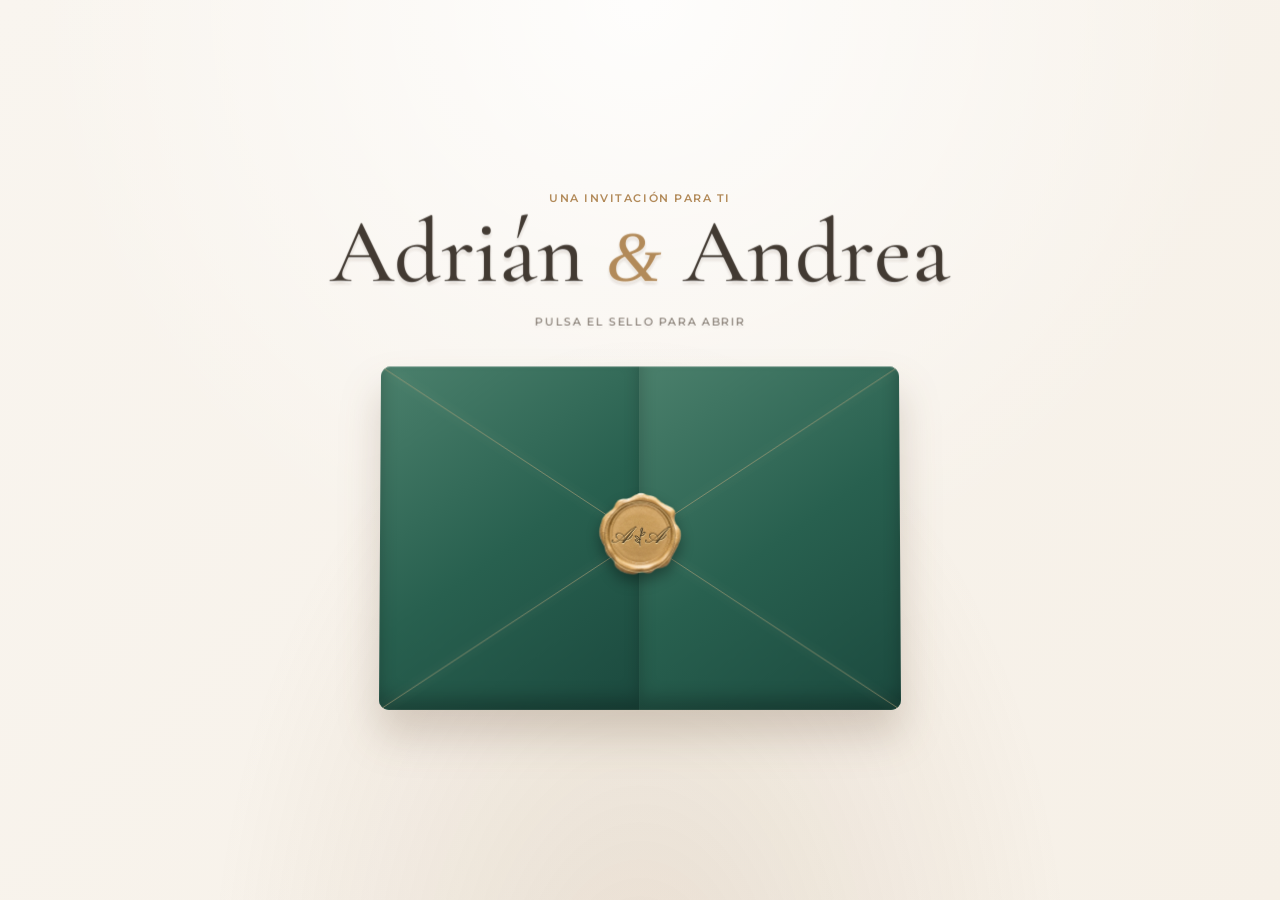
<file: index.html>
<!doctype html>
<html lang="es">
<head>
  <meta charset="utf-8">
  <meta name="viewport" content="width=device-width, initial-scale=1">
  <meta name="theme-color" content="#f6f0e7">
  <title>Adrián &amp; Andrea · 6 de marzo de 2027</title>
  <meta name="description" content="Adri&aacute;n y Andrea se casan el 6 de marzo de 2027 en Illescas.">
  <meta property="og:type" content="website">
  <meta property="og:locale" content="es_ES">
  <meta property="og:title" content="Adri&aacute;n &amp; Andrea &middot; 6 de marzo de 2027">
  <meta property="og:description" content="Nos har&iacute;a muy felices compartir este d&iacute;a contigo.">
  <meta property="og:image" content="https://adolme92.github.io/adrian-y-andrea/assets/whatsapp-sobre-adrian-andrea.jpg">
  <meta property="og:image:secure_url" content="https://adolme92.github.io/adrian-y-andrea/assets/whatsapp-sobre-adrian-andrea.jpg">
  <meta property="og:image:type" content="image/jpeg">
  <meta property="og:image:width" content="1200">
  <meta property="og:image:height" content="630">
  <meta property="og:image:alt" content="Sobre de boda de Adri&aacute;n y Andrea">
  <meta property="og:url" content="https://adolme92.github.io/adrian-y-andrea/">
  <meta property="og:site_name" content="Adri&aacute;n &amp; Andrea">
  <meta name="twitter:card" content="summary_large_image">
  <meta name="twitter:image" content="https://adolme92.github.io/adrian-y-andrea/assets/whatsapp-sobre-adrian-andrea.jpg">
  <link rel="preconnect" href="https://fonts.googleapis.com">
  <link rel="preconnect" href="https://fonts.gstatic.com" crossorigin>
  <link href="https://fonts.googleapis.com/css2?family=Cormorant+Garamond:ital,wght@0,400;0,500;0,600;0,700;1,500&family=Great+Vibes&family=Montserrat:wght@400;500;600&family=Pinyon+Script&display=swap" rel="stylesheet">
  <link rel="stylesheet" href="style.css">
</head>
<body>
  <main class="scene" id="scene">
    <header class="intro" aria-live="polite">
      <p class="eyebrow">Una invitación para ti</p>
      <h1>Adrián <span>&amp;</span> Andrea</h1>
      <p class="instruction" id="instruction">Pulsa el sello para abrir</p>
    </header>

    <!-- Carpeta de dos puertas: el sello es el control real de apertura. -->
    <div class="gatefold" id="envelope" aria-expanded="false" aria-label="Invitación de Adrián y Andrea">
      <article class="gate-card" aria-label="Invitación de boda">
        <p class="card-kicker">Nos casamos</p>
        <h2>Adrián <span>&amp;</span> Andrea</h2>
        <div class="card-rule" aria-hidden="true"></div>
        <p class="card-date">6 de marzo de 2027</p>
        <p class="card-note">Será un día muy especial<br>y nos encantará compartirlo contigo.</p>
      </article>

      <div class="gatefold-back" aria-hidden="true"></div>
      <div class="gate-door gate-door-left" aria-hidden="true">
        <svg class="gate-crease" viewBox="0 0 50 66" preserveAspectRatio="none">
          <path d="M0 0L50 33M0 66L50 33"></path>
        </svg>
      </div>
      <div class="gate-door gate-door-right" aria-hidden="true">
        <svg class="gate-crease" viewBox="0 0 50 66" preserveAspectRatio="none">
          <path d="M50 0L0 33M50 66L0 33"></path>
        </svg>
      </div>

      <button class="gate-seal" id="seal" type="button" aria-label="Romper el sello y abrir la invitación">
        <span class="seal-monogram" aria-label="A y A">
          <i>A</i>
          <svg class="seal-sprig" viewBox="0 0 24 32" aria-hidden="true">
            <path d="M12 29C10 20 13 10 16 3"></path>
            <path d="M12 20C7 20 5 17 4 14C8 14 10 16 12 20Z"></path>
            <path d="M13 14C18 14 20 11 20 8C16 8 14 10 13 14Z"></path>
            <path d="M11 25C7 25 5 23 4 20C8 20 10 22 11 25Z"></path>
            <path d="M14 9C12 6 13 3 15 1C17 4 16 7 14 9Z"></path>
          </svg>
          <i>A</i>
        </span>
      </button>
    </div>

    <button class="continue-button" id="continueButton" type="button" hidden>
      Ver invitación
    </button>
  </main>

  <!-- Contenido que aparece al terminar la apertura del sobre. -->
  <section class="details" id="details" hidden aria-hidden="true">
    <div class="details-photo-background" aria-hidden="true"></div>
    <header class="details-heading">
      <p class="section-kicker">6 de marzo de 2027</p>
      <h2>Nos har&iacute;a muy felices<br>compartir este d&iacute;a contigo</h2>
    </header>

    <section class="countdown-section" aria-label="Cuenta atr&aacute;s para la boda">
      <p class="section-kicker">Cuenta atr&aacute;s</p>
      <div class="countdown">
        <div><strong id="days">000</strong><span>d&iacute;as</span></div>
        <div><strong id="hours">00</strong><span>horas</span></div>
        <div><strong id="minutes">00</strong><span>minutos</span></div>
        <div><strong id="seconds">00</strong><span>segundos</span></div>
      </div>
    </section>

    <section class="event-section">
      <p class="section-kicker">El gran d&iacute;a</p>
      <h2>Un s&aacute;bado para recordar</h2>
      <ol class="timeline">
        <li><time>12:00</time><div><h3>Llegada de invitados</h3><p>Os recomendamos estar en el santuario con tiempo.</p></div></li>
        <li><time>12:30</time><div><h3>Ceremonia</h3><p>Santuario Nuestra Se&ntilde;ora de la Caridad, Illescas.</p></div></li>
        <li><time>14:00</time><div><h3>Recepci&oacute;n de invitados</h3><p>Os recibiremos en el Complejo Par&iacute;s.</p></div></li>
        <li><time>14:30</time><div><h3>C&oacute;ctel y banquete</h3><p>Empezamos la celebraci&oacute;n en el Complejo Par&iacute;s, Illescas.</p></div></li>
        <li><time>22:00</time><div><h3>Fin de la celebraci&oacute;n</h3><p>Nos llevamos los mejores recuerdos.</p></div></li>
      </ol>
    </section>

    <section class="locations-section">
      <p class="section-kicker">D&oacute;nde nos vemos</p>
      <div class="location-grid">
        <article class="location-card">
          <figure class="location-photo">
            <img src="assets/santuario-caridad-illescas.jpg" alt="Entrada del Santuario Nuestra Señora de la Caridad">
          </figure>
          <span class="location-number">01</span>
          <h3>Ceremonia</h3>
          <p class="place">Santuario Nuestra Se&ntilde;ora de la Caridad</p>
          <p>C. Cardenal Cisneros, 3<br>45200 Illescas, Toledo</p>
          <a href="https://www.google.com/maps/place//data=!4m2!3m1!1s0xd41f11e8f13045d:0x89c8876a5970e82?sa=X&amp;ved=1t:8290&amp;ictx=111" target="_blank" rel="noopener noreferrer">Abrir en Google Maps <span aria-hidden="true">&rarr;</span></a>
        </article>
        <article class="location-card">
          <figure class="location-photo">
            <img src="assets/complejo-paris-illescas.jpg" alt="Entrada del Complejo París">
          </figure>
          <span class="location-number">02</span>
          <h3>C&oacute;ctel y banquete</h3>
          <p class="place">Complejo Par&iacute;s</p>
          <p>Ctra. Ugena, 8<br>45200 Illescas, Toledo</p>
          <p class="location-note">Parking disponible para invitados.</p>
          <a href="https://www.google.com/maps/place//data=!4m2!3m1!1s0xd41f1187c5673e5:0x2c06077ec1d171f0?sa=X&amp;ved=1t:8290&amp;ictx=111" target="_blank" rel="noopener noreferrer">Abrir en Google Maps <span aria-hidden="true">&rarr;</span></a>
        </article>
      </div>

      <aside class="walk-map" aria-label="Ruta a pie entre el santuario y el Complejo París">
        <div class="walk-map-copy">
          <p class="walk-map-kicker">Todo muy cerca</p>
          <h3>Del Santuario al Complejo Par&iacute;s</h3>
          <p>Ambos espacios est&aacute;n separados por solo 850 metros, unos 10 minutos a pie.</p>
          <strong>850 m <span>&middot;</span> 10 min a pie</strong>
          <p class="walk-map-note">Debido a que la zona del Santuario es peatonal y el aparcamiento cercano es limitado, os recomendamos dejar el coche en el Complejo Par&iacute;s y realizar el trayecto andando.<br><br>Si alguien necesita ayuda para desplazarse, puede indic&aacute;rnoslo en el formulario de asistencia.</p>
        </div>
        <svg class="walk-map-route" viewBox="0 0 420 180" width="420" height="180" preserveAspectRatio="xMidYMid meet" role="img" aria-label="Ruta a pie entre los dos lugares">
          <path class="map-street street-one" fill="none" d="M18 28C85 46 103 84 155 82S244 33 293 54S339 133 404 146"></path>
          <path class="map-street street-two" fill="none" d="M33 153C78 111 130 128 171 143S254 159 299 118S337 60 391 34"></path>
          <path class="map-street street-three" fill="none" d="M78 8C96 64 124 75 185 107S256 111 327 162"></path>
          <path class="map-route" fill="none" d="M63 140C94 115 119 106 153 110S202 124 232 101S278 64 333 47"></path>
          <circle class="map-pin map-pin-start" cx="63" cy="140" r="10"></circle>
          <circle class="map-pin map-pin-end" cx="333" cy="47" r="10"></circle>
          <circle class="map-pin-center" cx="200" cy="117" r="4"></circle>
        </svg>
        <div class="walk-map-label walk-map-label-start"><span>01</span>Santuario</div>
        <div class="walk-map-label walk-map-label-end"><span>02</span>Complejo Par&iacute;s</div>
      </aside>
    </section>

    <section class="stay-section">
      <p class="section-kicker">Para quedaros a dormir</p>
      <h2>El Complejo Par&iacute;s dispone de habitaciones</h2>
      <p>Si quer&eacute;is reservar, contactad directamente con el complejo e indicad que es para la boda de Adri&aacute;n y Andrea.</p>
    </section>

    <section class="rsvp-section">
      <p class="section-kicker">Confirmaci&oacute;n</p>
      <h2>&iquest;Contamos contigo?</h2>
      <p>Conf&iacute;rmanos tu asistencia y cu&eacute;ntanos cualquier alergia, intolerancia o men&uacute; especial. Prometemos que nadie se quede sin postre.</p>
      <p class="rsvp-deadline">Por favor, conf&iacute;rmanoslo lo antes posible.</p>
      <div class="rsvp-actions">
        <a href="https://forms.gle/CFGc7kCzJxE1Vfrf6" target="_blank" rel="noopener noreferrer">Confirmar asistencia <span aria-hidden="true">&rarr;</span></a>
      </div>
    </section>

    <section class="album-section" aria-label="&Aacute;lbum de fotos">
      <p class="section-kicker">&Aacute;lbum de fotos</p>
      <h2>Inmortalicemos cada momento</h2>
      <p class="album-lead">Escanea el c&oacute;digo o pulsa sobre &eacute;l para subir las fotos y v&iacute;deos que hagas durante la boda. Nos har&aacute; much&iacute;sima ilusi&oacute;n verlos.</p>
      <div class="album-camera" aria-hidden="true">
        <svg viewBox="0 0 64 48" role="img">
          <path d="M12 12h10l4-6h12l4 6h10a6 6 0 0 1 6 6v20a6 6 0 0 1-6 6H12a6 6 0 0 1-6-6V18a6 6 0 0 1 6-6Z"></path>
          <circle cx="32" cy="28" r="11"></circle>
          <path d="M32 34s-6.5-3.9-6.5-8.1c0-2 1.4-3.6 3.4-3.6c1.3 0 2.5.7 3.1 1.8c.7-1.1 1.8-1.8 3.2-1.8c1.9 0 3.3 1.6 3.3 3.6C38.5 30.1 32 34 32 34Z"></path>
        </svg>
      </div>
      <a class="album-qr" href="https://event.pics/FEAFeHmXrBQZ" target="_blank" rel="noopener noreferrer">
        <img src="assets/eventpics-qr.svg" alt="C&oacute;digo QR para subir fotos al &aacute;lbum de la boda">
      </a>
      <a class="album-link" href="https://event.pics/FEAFeHmXrBQZ" target="_blank" rel="noopener noreferrer">Abrir &aacute;lbum de fotos <span aria-hidden="true">&rarr;</span></a>
    </section>

    <footer class="details-footer">Adri&aacute;n <span>&amp;</span> Andrea</footer>
  </section>

  <script src="script.js"></script>
</body>
</html>
</file>
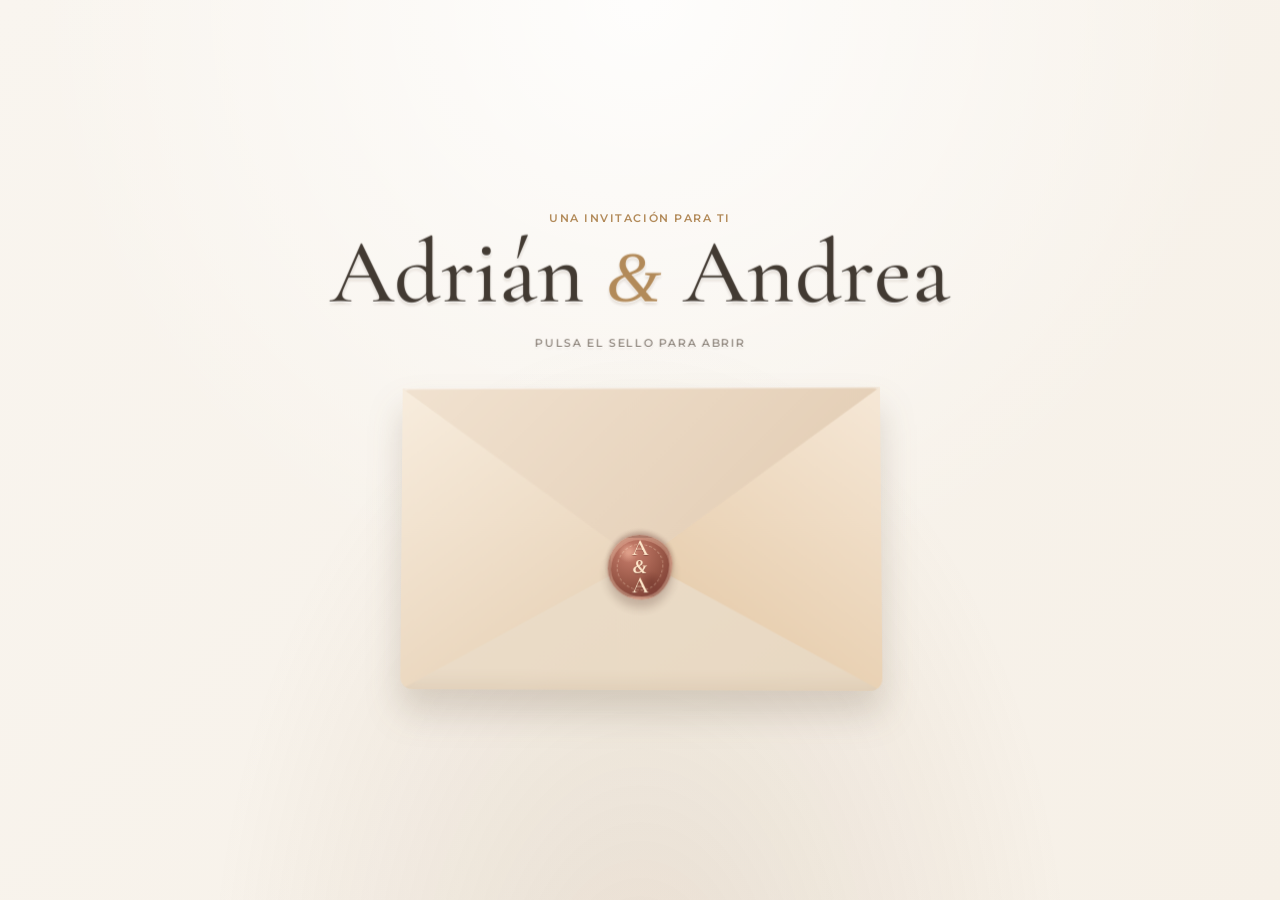
<file: assets/index.html>
<!doctype html>
<html lang="es">
<head>
  <meta charset="utf-8">
  <meta name="viewport" content="width=device-width, initial-scale=1">
  <meta name="theme-color" content="#f6f0e7">
  <title>Adrián &amp; Andrea · 6 de marzo de 2027</title>
  <link rel="preconnect" href="https://fonts.googleapis.com">
  <link rel="preconnect" href="https://fonts.gstatic.com" crossorigin>
  <link href="https://fonts.googleapis.com/css2?family=Cormorant+Garamond:ital,wght@0,400;0,500;0,600;0,700;1,500&family=Montserrat:wght@400;500;600&display=swap" rel="stylesheet">
  <link rel="stylesheet" href="style.css">
</head>
<body>
  <main class="scene" id="scene">
    <header class="intro" aria-live="polite">
      <p class="eyebrow">Una invitación para ti</p>
      <h1>Adrián <span>&amp;</span> Andrea</h1>
      <p class="instruction" id="instruction">Pulsa el sello para abrir</p>
    </header>

    <!-- El botón contiene todas las capas del sobre para que sea accesible y fácil de animar. -->
    <button class="envelope" id="envelope" type="button" aria-expanded="false" aria-label="Abrir la invitación de Adrián y Andrea">
      <!-- La tarjeta empieza detrás del frontal del sobre, por eso no se ve cerrada. -->
      <article class="invitation-card" aria-label="Invitación de boda">
        <p class="card-kicker">Nos casamos</p>
        <h2>Adrián <span>&amp;</span> Andrea</h2>
        <div class="card-rule" aria-hidden="true"></div>
        <p class="card-date">6 de marzo de 2027</p>
        <p class="card-note">Será un día muy especial<br>y nos encantará compartirlo contigo.</p>
      </article>

      <span class="envelope-back" aria-hidden="true"></span>
      <span class="envelope-front" aria-hidden="true"></span>
      <span class="envelope-flap" aria-hidden="true"></span>
      <span class="wax-seal" aria-hidden="true">A<span>&amp;</span>A</span>
    </button>

    <button class="continue-button" id="continueButton" type="button" hidden>
      Ver invitación
    </button>
  </main>

  <script src="script.js"></script>
</body>
</html>
</file>
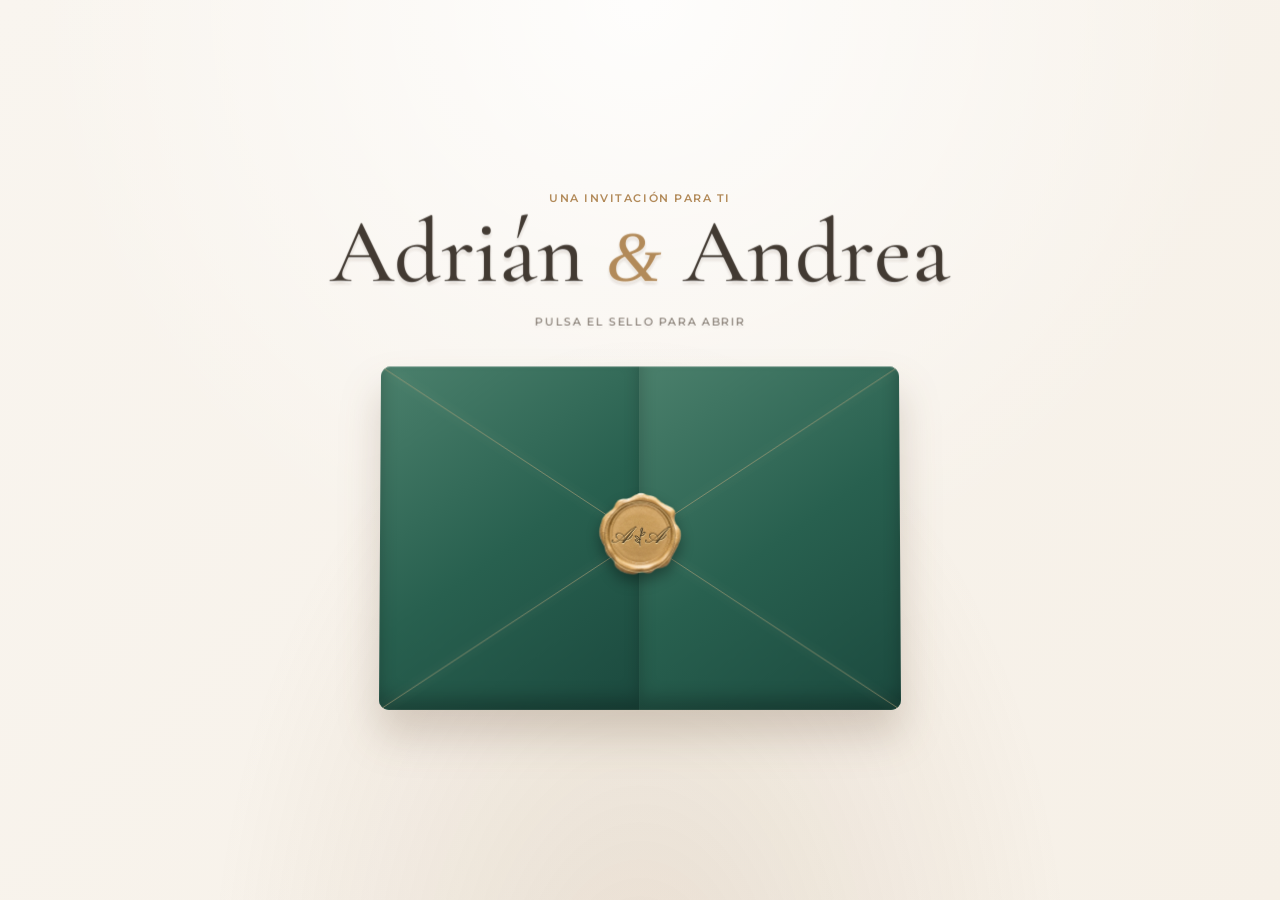
<file: invitacion/index.html>
<!doctype html>
<html lang="es">
<head>
  <meta charset="utf-8">
  <meta name="viewport" content="width=device-width, initial-scale=1">
  <title>Adri&aacute;n &amp; Andrea &middot; 6 de marzo de 2027</title>
  <meta name="description" content="Nos har&iacute;a muy felices compartir este d&iacute;a contigo.">
  <meta property="og:type" content="website">
  <meta property="og:locale" content="es_ES">
  <meta property="og:site_name" content="Adri&aacute;n &amp; Andrea">
  <meta property="og:title" content="Adri&aacute;n &amp; Andrea &middot; 6 de marzo de 2027">
  <meta property="og:description" content="Nos har&iacute;a muy felices compartir este d&iacute;a contigo.">
  <meta property="og:image" content="https://adolme92.github.io/adrian-y-andrea/assets/whatsapp-sobre-adrian-andrea.jpg">
  <meta property="og:image:secure_url" content="https://adolme92.github.io/adrian-y-andrea/assets/whatsapp-sobre-adrian-andrea.jpg">
  <meta property="og:image:type" content="image/jpeg">
  <meta property="og:image:width" content="1200">
  <meta property="og:image:height" content="630">
  <meta property="og:image:alt" content="Sobre de boda de Adri&aacute;n y Andrea">
  <meta property="og:url" content="https://adolme92.github.io/adrian-y-andrea/invitacion/">
  <meta name="twitter:card" content="summary_large_image">
  <meta name="twitter:image" content="https://adolme92.github.io/adrian-y-andrea/assets/whatsapp-sobre-adrian-andrea.jpg">
</head>
<body>
  <script>window.location.replace('../');</script>
  <p>Abriendo invitaci&oacute;n&hellip;</p>
</body>
</html>
</file>
<file: style.css>
/*
  Invitación Adrián & Andrea
  La tarjeta está por debajo de la parte frontal del sobre cuando está cerrado.
  Esto evita que se vea el texto antes de abrirlo.
*/

:root {
  --ink: #423a32;
  --muted: #7f756b;
  --paper: #fffdf8;
  --background: #f6f0e7;
  --envelope: #e8d8c2;
  --envelope-light: #f0e4d3;
  --envelope-shadow: #d6bea1;
  --gold: #b28a59;
  --seal: #965545;
}

* { box-sizing: border-box; }

html { min-height: 100%; }

body {
  min-width: 320px;
  min-height: 100vh;
  margin: 0;
  overflow-x: hidden;
  color: var(--ink);
  font-family: "Montserrat", sans-serif;
  background:
    radial-gradient(circle at 50% 0%, rgba(255, 255, 255, .85), transparent 38rem),
    linear-gradient(135deg, #f9f5ef, var(--background));
}

/* Luz ambiental para que la composición no parezca plana. */
body::before {
  position: fixed;
  z-index: -1;
  inset: 0;
  pointer-events: none;
  content: "";
  background: radial-gradient(ellipse at 50% 115%, rgba(151, 112, 72, .15), transparent 48%);
}

.scene {
  min-height: 100vh;
  display: grid;
  place-items: center;
  align-content: center;
  gap: 2.25rem;
  padding: 3rem 1.5rem;
  text-align: center;
  perspective: 1500px;
}

.intro {
  transform-style: preserve-3d;
  transition: opacity .35s ease, transform .35s ease;
}

.eyebrow,
.instruction,
.card-kicker,
.card-date {
  letter-spacing: .14em;
  text-transform: uppercase;
}

.eyebrow {
  margin: 0 0 .7rem;
  color: var(--gold);
  font-size: .68rem;
  font-weight: 600;
}

h1, h2 {
  margin: 0;
  font-family: "Cormorant Garamond", Georgia, serif;
  font-weight: 500;
}

h1 {
  font-size: clamp(3rem, 8vw, 5.6rem);
  line-height: .9;
  transform: translateZ(24px);
  text-shadow: 0 1px 0 rgba(255,255,255,.9), 0 3px 3px rgba(78, 55, 33, .15);
}

/* Una & más limpia que la variante muy caligráfica de Cormorant. */
h1 span, h2 span {
  color: var(--gold);
  font-family: Georgia, serif;
  font-size: .78em;
  font-style: italic;
  font-weight: 500;
}

.instruction {
  min-height: 1.2em;
  margin: 1.25rem 0 0;
  color: var(--muted);
  font-size: .69rem;
  font-weight: 500;
  transform: translateZ(16px);
  text-shadow: 0 1px 0 rgba(255,255,255,.8), 0 2px 3px rgba(78, 55, 33, .1);
}

/* ---------- Sobre ---------- */

.envelope {
  --width: min(82vw, 480px);
  position: relative;
  display: block;
  width: var(--width);
  height: calc(var(--width) * .63);
  margin: 0;
  padding: 0;
  border: 0;
  border-radius: 0 0 12px 12px;
  /* Cerrado, recorta la tarjeta para que no asome por debajo. */
  overflow: hidden;
  cursor: pointer;
  perspective: 1100px;
  transform-style: preserve-3d;
  background: transparent;
  filter: drop-shadow(0 22px 17px rgba(91, 67, 43, .19));
  transform: rotateX(3deg) rotateY(-2deg);
  transition: transform .75s cubic-bezier(.2, .8, .2, 1), filter .45s ease;
  -webkit-tap-highlight-color: transparent;
}

.envelope:focus-visible { outline: 3px solid var(--gold); outline-offset: 10px; }

.envelope-back,
.envelope-front,
.envelope-flap {
  position: absolute;
  inset: 0;
  display: block;
}

.envelope-back {
  z-index: 1;
  overflow: hidden;
  border-radius: 8px 8px 12px 12px;
  background: linear-gradient(145deg, #f3e7d7, var(--envelope));
  box-shadow: inset 0 2px 1px rgba(255,255,255,.72), inset 0 -9px 18px rgba(137, 96, 56, .08);
  transform: translateZ(-2px);
}

/* Tarjeta: se oculta detrás de los pliegues frontales. */
.invitation-card {
  position: absolute;
  z-index: 2;
  left: 7%;
  bottom: 6%;
  display: grid;
  place-items: center;
  width: 86%;
  height: 87%;
  padding: 1.4rem 1rem;
  overflow: hidden;
  border: 1px solid rgba(178, 138, 89, .36);
  border-radius: 3px;
  background: var(--paper);
  box-shadow: 0 8px 15px rgba(83, 59, 36, .16), inset 0 1px 0 rgba(255,255,255,.9);
  /* La parte restante queda dentro del sobre hasta el primer clic. */
  transform: translateY(40%) translateZ(10px);
  transition: transform 1.05s cubic-bezier(.2, .8, .2, 1), box-shadow 1s ease;
}

.invitation-card::before,
.invitation-card::after {
  position: absolute;
  width: 115px;
  height: 115px;
  border: 1px solid rgba(178, 138, 89, .15);
  border-radius: 50%;
  content: "";
}

.invitation-card::before { top: -85px; left: -77px; }
.invitation-card::after { right: -77px; bottom: -85px; }

.card-kicker { margin: 0; color: var(--gold); font-family: "Montserrat", sans-serif; font-size: .53rem; font-weight: 600; text-shadow: 0 1px 0 rgba(255,255,255,.9), 0 1px 2px rgba(105, 76, 43, .14); }
.invitation-card h2 { font-size: clamp(1.8rem, 5vw, 2.6rem); line-height: .9; text-shadow: 0 1px 0 white, 0 2px 2px rgba(74, 48, 26, .16); }
.card-rule { width: 42px; height: 1px; background: var(--gold); }
.card-date { margin: 0; font-family: "Montserrat", sans-serif; font-size: .54rem; color: var(--ink); font-weight: 600; text-shadow: 0 1px 0 white, 0 1px 2px rgba(74, 48, 26, .12); }
.card-note { margin: 0; color: var(--muted); font-family: "Cormorant Garamond", Georgia, serif; font-size: .9rem; line-height: 1.1; text-shadow: 0 1px 0 white, 0 1px 2px rgba(74, 48, 26, .12); }

/*
  La parte frontal es una pieza completa: los dos pliegues son decorativos.
  Así la tarjeta aparece rectangular al salir, sin el triángulo blanco central.
*/
.envelope-front {
  z-index: 4;
  overflow: hidden;
  border-radius: 0 0 12px 12px;
  background: linear-gradient(145deg, #eddfcc, var(--envelope));
  box-shadow: inset 0 2px 1px rgba(255,255,255,.55), inset 0 -8px 15px rgba(128, 88, 51, .08);
  transform: translateZ(3px);
}

.envelope-front::before,
.envelope-front::after {
  position: absolute;
  inset: 0;
  content: "";
}

.envelope-front::before {
  background: linear-gradient(145deg, #f8edde 0%, #ead6bd 54%, #d6b993 100%);
  clip-path: polygon(0 0, 50% 57%, 0 100%);
}

.envelope-front::after {
  background: linear-gradient(215deg, #f6e8d7 0%, #e8cfb0 54%, #d2b38d 100%);
  clip-path: polygon(100% 0, 50% 57%, 100% 100%);
}

.envelope-flap {
  z-index: 5;
  height: 58%;
  transform-origin: top center;
  transform: translateZ(5px) rotateX(0deg);
  border-radius: 8px 8px 0 0;
  background: linear-gradient(135deg, #f1e2d0, #e1cab0);
  box-shadow: inset 0 2px 1px rgba(255,255,255,.5), 0 5px 7px rgba(123, 82, 44, .08);
  clip-path: polygon(0 0, 100% 0, 50% 100%);
  transition: transform .75s cubic-bezier(.2, .8, .2, 1), z-index 0s linear .75s;
  backface-visibility: hidden;
}

.wax-seal {
  position: absolute;
  z-index: 6;
  left: 50%;
  top: 50%;
  display: grid;
  place-items: center;
  width: clamp(48px, 12vw, 64px);
  aspect-ratio: 1;
  border: 3px solid rgba(255, 231, 202, .32);
  border-radius: 49% 51% 47% 53% / 52% 44% 56% 48%;
  color: #ffe8cb;
  font-family: "Cormorant Garamond", Georgia, serif;
  font-size: clamp(1.1rem, 3vw, 1.45rem);
  font-weight: 600;
  line-height: .64;
  text-shadow: 0 1px 0 rgba(79, 30, 25, .4);
  background: radial-gradient(circle at 30% 25%, rgba(255, 205, 178, .42) 0 3%, transparent 17%), radial-gradient(circle at 68% 77%, rgba(86, 31, 27, .25) 0 4%, transparent 20%), radial-gradient(circle at 35% 24%, #ca806e, var(--seal) 57%, #74362f);
  box-shadow: 0 8px 10px rgba(73, 39, 30, .24), 0 2px 0 rgba(255, 211, 186, .32) inset, 0 -3px 4px rgba(78, 28, 24, .28);
  transform: translate(-50%, -5%) translateZ(12px);
  transition: opacity .25s ease, transform .45s cubic-bezier(.2, .8, .2, 1);
}

.wax-seal::before { position: absolute; inset: 6px; border: 1px dashed rgba(255, 229, 201, .38); border-radius: inherit; content: ""; }
.wax-seal span { position: relative; z-index: 1; display: block; font-family: Georgia, serif; font-size: .8em; font-style: italic; line-height: .56; }

/* ---------- Estado abierto ---------- */

.envelope.is-open { cursor: default; overflow: visible; }
.envelope.is-open .wax-seal {
  /* El lacre sigue presente: parece roto/desplazado, no desaparecido. */
  opacity: .88;
  transform: translate(-50%, -5%) translateZ(12px) scale(.78) rotate(-12deg);
  pointer-events: none;
}

/* La solapa se retira con discrecion para no competir con la carta. */
.envelope.is-open .envelope-flap {
  z-index: 1;
  height: 60%;
  opacity: .72;
  /* Solapa doblada hacia atras, visible a ambos lados de la carta. */
  clip-path: polygon(0 100%, 100% 100%, 50% 0);
  transform: translateY(-48%) translateZ(-2px);
  box-shadow: inset 0 -2px 1px rgba(255,255,255,.5), 0 -5px 9px rgba(123, 82, 44, .12);
}
.envelope.is-open .invitation-card {
  /* Solo asoma: la parte inferior continua dentro del sobre. */
  transform: translateY(-74%) translateZ(10px) scale(.88);
  transform-origin: bottom center;
  box-shadow: 0 20px 28px rgba(83, 59, 36, .2);
}

/* Al abrir, los nombres de portada dejan espacio a la invitación. */
.scene.is-opening .intro {
  opacity: 0;
  transform: translateY(-18px);
  pointer-events: none;
}

.scene.is-opening .envelope {
  transform: translateY(clamp(.5rem, 2vh, 1.25rem)) rotateX(1deg) rotateY(0deg);
}

.continue-button {
  padding: .9rem 1.35rem;
  border: 1px solid var(--gold);
  border-radius: 999px;
  color: var(--ink);
  font: 600 .66rem/1 "Montserrat", sans-serif;
  letter-spacing: .12em;
  text-transform: uppercase;
  cursor: pointer;
  background: rgba(255, 253, 248, .7);
  transition: color .2s ease, background .2s ease, transform .2s ease;
}

.continue-button:hover { color: white; background: var(--gold); transform: translateY(-2px); }
.continue-button:focus-visible { outline: 3px solid var(--gold); outline-offset: 4px; }

/* Al pulsar el botón final se puede volver a cerrar para repetir la animación. */
.scene.show-card .intro { opacity: 0; transform: translateY(-12px); pointer-events: none; }
.scene.show-card { gap: .4rem; }
.scene.show-card .envelope { transform: translateY(clamp(.5rem, 2vh, 1.25rem)) rotateX(1deg) scale(1.02); }

@media (hover: hover) {
  .envelope:hover {
    filter: drop-shadow(0 30px 22px rgba(91, 67, 43, .25));
    transform: translateY(-7px) rotateX(5deg) rotateY(-4deg);
  }

  .scene.is-opening .envelope:hover {
    transform: translateY(calc(clamp(.5rem, 2vh, 1.25rem) - 4px)) rotateX(2deg) rotateY(-1deg);
  }
}

@media (max-width: 520px) {
  .scene { gap: 1.8rem; padding: 2.4rem 1rem; }
  .instruction { margin-top: 1rem; }
  .invitation-card { padding: 1rem .6rem; }
  .card-note { font-size: .75rem; }
}

@media (prefers-reduced-motion: reduce) {
  *, *::before, *::after { scroll-behavior: auto !important; transition-duration: .01ms !important; animation-duration: .01ms !important; }
}

/* ---------- Invitación completa ---------- */

.details {
  --details-photo: url("assets/foto-prueba-mirada.jpeg");
  --details-photo-position: center 40%;
  position: relative;
  isolation: isolate;
  width: min(100%, 980px);
  margin: 0 auto;
  padding: 4.5rem 1.5rem 2rem;
  color: #fffdf8;
  text-align: center;
  animation: details-in .7s ease both;
}

.details[hidden] { display: none; }

.details-photo-background {
  position: sticky;
  z-index: 0;
  top: 0;
  width: 100vw;
  height: 100svh;
  margin: 0 calc(50% - 50vw) -100svh;
  background-image:
    linear-gradient(to bottom, rgba(18, 30, 26, .56), rgba(18, 30, 26, .33) 34%, rgba(18, 30, 26, .72)),
    var(--details-photo);
  background-position: center, var(--details-photo-position);
  background-repeat: no-repeat;
  background-size: cover;
}

.details > :not(.details-photo-background) {
  position: relative;
  z-index: 1;
}

.details-heading,
.countdown-section,
.event-section,
.locations-section,
.stay-section,
.album-section,
.rsvp-section {
  margin: 0 auto;
  padding: clamp(3rem, 8vw, 6rem) 0;
}

.section-kicker {
  margin: 0 0 .9rem;
  color: #f2ddbd;
  font: 600 .65rem/1 "Montserrat", sans-serif;
  letter-spacing: .17em;
  text-transform: uppercase;
  text-shadow: 0 2px 6px rgba(0,0,0,.55);
}

.details h2 {
  font: 500 clamp(2.35rem, 7vw, 4.3rem)/.92 "Cormorant Garamond", Georgia, serif;
  text-shadow: 0 2px 10px rgba(0,0,0,.62);
}

.countdown-section {
  border-top: 1px solid rgba(255, 253, 248, .42);
  border-bottom: 1px solid rgba(255, 253, 248, .42);
}

.countdown {
  display: grid;
  grid-template-columns: repeat(4, 1fr);
  gap: .75rem;
  max-width: 720px;
  margin: 2.1rem auto 0;
}

.countdown div {
  padding: .5rem;
  border-right: 1px solid rgba(255, 253, 248, .35);
}

.countdown div:last-child { border-right: 0; }
.countdown strong { display: block; font: 500 clamp(2rem, 8vw, 4.4rem)/1 "Cormorant Garamond", Georgia, serif; text-shadow: 0 2px 8px rgba(0, 0, 0, .55); }
.countdown span { display: block; margin-top: .4rem; color: rgba(255,253,248,.82); font: 600 .58rem/1 "Montserrat", sans-serif; letter-spacing: .12em; text-transform: uppercase; }

.timeline {
  position: relative;
  max-width: 660px;
  margin: 2.6rem auto 0;
  padding: 0;
  text-align: left;
  list-style: none;
}

.timeline::before {
  position: absolute;
  top: 1.45rem;
  bottom: 1.45rem;
  left: 5.25rem;
  width: 1px;
  background: rgba(255,253,248,.48);
  content: "";
}

.timeline li {
  position: relative;
  display: grid;
  grid-template-columns: 4.2rem 1fr;
  gap: 2rem;
  padding: 0 0 2.4rem;
}

.timeline li:last-child { padding-bottom: 0; }
.timeline time { position: relative; z-index: 1; color: #f2ddbd; font: 600 .78rem/1 "Montserrat", sans-serif; letter-spacing: .08em; padding-top: .36rem; text-shadow: 0 2px 6px rgba(0,0,0,.55); }
.timeline time::after { position: absolute; top: .3rem; right: -1.44rem; width: .68rem; height: .68rem; border: 3px solid rgba(20, 34, 29, .85); border-radius: 50%; background: #f2ddbd; box-shadow: 0 2px 5px rgba(0, 0, 0, .38); content: ""; }
.timeline h3, .location-card h3 { margin: 0 0 .35rem; font: 500 clamp(1.6rem, 4vw, 2rem)/1 "Cormorant Garamond", Georgia, serif; }
.timeline p, .location-card p, .stay-section > p, .rsvp-section > p { margin: 0; color: rgba(255,253,248,.88); font: 400 1rem/1.55 "Cormorant Garamond", Georgia, serif; text-shadow: 0 2px 8px rgba(0,0,0,.55); }

.locations-section { max-width: 900px; }
.location-grid { display: grid; grid-template-columns: repeat(2, 1fr); gap: 1.25rem; margin-top: 2.2rem; }
.location-card {
  position: relative;
  overflow: hidden;
  min-height: 250px;
  padding: 2rem;
  border: 1px solid rgba(255,253,248,.38);
  border-radius: 5px;
  background: rgba(20, 34, 29, .42);
  box-shadow: 0 12px 24px rgba(0, 0, 0, .22), inset 0 1px 0 rgba(255,255,255,.22);
  text-align: left;
  transform: translateZ(8px);
  display: flex;
  flex-direction: column;
}

.location-photo {
  position: relative;
  width: calc(100% + 4rem);
  height: 118px;
  max-height: 118px;
  flex: 0 0 118px;
  margin: -2rem -2rem 1.45rem;
  overflow: hidden;
  border-bottom: 1px solid rgba(255,253,248,.26);
  background: #1d4036;
}

.location-photo::after {
  position: absolute;
  inset: 0;
  content: "";
  background: linear-gradient(to bottom, rgba(20,34,29,.12), rgba(20,34,29,.48));
}

.location-photo img {
  display: block;
  width: 100%;
  height: 100%;
  object-fit: cover;
  object-position: center;
  filter: saturate(.76) contrast(.93);
  transform: scale(1.03);
}

.location-card::after { position: absolute; right: -2.5rem; bottom: -2.5rem; width: 9rem; height: 9rem; border: 1px solid rgba(178, 138, 89, .18); border-radius: 50%; content: ""; }
.location-number { display: block; margin-bottom: 2.2rem; color: var(--gold); font: 600 .62rem/1 "Montserrat", sans-serif; letter-spacing: .15em; }
.location-card .place { margin-bottom: .8rem; color: #fffdf8; font-size: 1.25rem; }
.location-note { display: block; margin: 1rem 0 0 !important; color: #f2ddbd !important; font: 400 .78rem/1.42 "Cormorant Garamond", Georgia, serif !important; text-shadow: 0 2px 8px rgba(0,0,0,.55); }
.location-note strong { display: block; margin-bottom: .45rem; color: #f2ddbd; font: 600 .61rem/1 "Montserrat", sans-serif; letter-spacing: .1em; text-transform: uppercase; }
.location-note span { color: rgba(255,253,248,.88); }
.location-card a { position: relative; z-index: 1; align-self: flex-start; margin-top: auto; padding-top: 1.7rem; color: #f2ddbd; font: 600 .62rem/1 "Montserrat", sans-serif; letter-spacing: .1em; text-decoration: none; text-transform: uppercase; }
.location-card a span { padding-left: .25rem; font-size: 1rem; }

.walk-map {
  position: relative;
  display: grid;
  grid-template-columns: minmax(0, .8fr) minmax(300px, 1.2fr);
  align-items: center;
  gap: 1.5rem;
  margin-top: 1.25rem;
  padding: 1.6rem 1.7rem;
  overflow: hidden;
  border: 1px solid rgba(255,253,248,.35);
  border-radius: 5px;
  background: rgba(20,34,29,.4);
  box-shadow: 0 12px 24px rgba(0,0,0,.2), inset 0 1px 0 rgba(255,255,255,.18);
  text-align: left;
}

.walk-map::before {
  position: absolute;
  right: -6rem;
  top: -6rem;
  width: 14rem;
  height: 14rem;
  border: 1px solid rgba(178,138,89,.18);
  border-radius: 50%;
  content: "";
}

.walk-map-copy { position: relative; z-index: 1; }
.walk-map-kicker { margin: 0 0 .55rem; color: #f2ddbd; font: 600 .6rem/1 "Montserrat", sans-serif; letter-spacing: .14em; text-transform: uppercase; }
.walk-map h3 { margin: 0; color: #fffdf8; font: 500 clamp(1.65rem, 4vw, 2.05rem)/1 "Cormorant Garamond", Georgia, serif; text-shadow: 0 2px 8px rgba(0,0,0,.45); }
.walk-map-copy > p:not(.walk-map-kicker) { margin: .7rem 0 1rem; color: rgba(255,253,248,.84); font: 400 1rem/1.35 "Cormorant Garamond", Georgia, serif; }
.walk-map strong { color: #f2ddbd; font: 600 .65rem/1 "Montserrat", sans-serif; letter-spacing: .1em; text-transform: uppercase; }
.walk-map strong span { padding: 0 .25rem; }
.walk-map-copy .walk-map-note { margin: 1.1rem 0 0; color: rgba(255,253,248,.86); font: 400 .88rem/1.38 "Cormorant Garamond", Georgia, serif; }

.walk-map-route { position: relative; z-index: 1; display: block; width: 100%; height: auto; aspect-ratio: 420 / 180; overflow: visible; }
.map-street { fill: none; stroke: rgba(255,253,248,.22); stroke-linecap: round; stroke-width: 2; }
.street-two { stroke-width: 1.25; }
.street-three { stroke: rgba(178,138,89,.32); stroke-width: 1.25; }
.map-route { fill: none; stroke: #f2ddbd; stroke-dasharray: 1 8; stroke-linecap: round; stroke-width: 5; filter: drop-shadow(0 1px 3px rgba(0,0,0,.42)); }
.map-pin { fill: #f2ddbd; stroke: #1d4036; stroke-width: 4; filter: drop-shadow(0 2px 4px rgba(0,0,0,.42)); }
.map-pin-end { fill: var(--gold); }
.map-pin-center { fill: #fffdf8; }

.walk-map-label { position: absolute; z-index: 2; color: rgba(255,253,248,.9); font: 600 .52rem/1 "Montserrat", sans-serif; letter-spacing: .06em; text-transform: uppercase; text-shadow: 0 1px 4px rgba(0,0,0,.8); }
.walk-map-label span { display: inline-grid; width: 1.15rem; height: 1.15rem; margin-right: .35rem; place-items: center; border: 1px solid rgba(242,221,189,.72); border-radius: 50%; color: #f2ddbd; font-size: .48rem; }
.walk-map-label-start { right: 51%; bottom: 1.35rem; }
.walk-map-label-end { right: 5%; top: 1.4rem; }

.stay-section, .rsvp-section { max-width: 740px; }
.stay-section { border-top: 1px solid rgba(255,253,248,.42); }
.stay-section > p, .rsvp-section > p { max-width: 550px; margin: 1.4rem auto 0; font-size: 1.25rem; }

.rsvp-section { border-top: 1px solid rgba(255,253,248,.42); }
.rsvp-section .rsvp-deadline { margin-top: 1rem; color: #f2ddbd; font: 600 .63rem/1.4 "Montserrat", sans-serif; letter-spacing: .09em; text-transform: uppercase; }
.rsvp-actions { display: flex; flex-wrap: wrap; justify-content: center; gap: .8rem; margin-top: 2rem; }
.rsvp-actions a { padding: 1rem 1.35rem; border: 1px solid #f2ddbd; border-radius: 999px; color: #fffdf8; font: 600 .69rem/1 "Montserrat", sans-serif; letter-spacing: .12em; text-decoration: none; transition: background .2s ease, color .2s ease, transform .2s ease; }
.rsvp-actions a:hover { color: #2f4e41; background: #f2ddbd; transform: translateY(-2px); }

.album-section {
  max-width: 650px;
  border-top: 1px solid rgba(255,253,248,.42);
}

.album-lead {
  max-width: 560px;
  margin: 1.35rem auto 1.5rem;
  color: rgba(255,253,248,.9);
  font: 400 1.22rem/1.45 "Cormorant Garamond", Georgia, serif;
  text-shadow: 0 2px 8px rgba(0,0,0,.55);
}

.album-camera {
  width: 58px;
  margin: 0 auto 1.25rem;
  color: #f2ddbd;
  filter: drop-shadow(0 2px 5px rgba(0,0,0,.45));
}

.album-camera svg {
  display: block;
  width: 100%;
  height: auto;
  fill: none;
  stroke: currentColor;
  stroke-linecap: round;
  stroke-linejoin: round;
  stroke-width: 2;
}

.album-qr {
  display: flex;
  width: fit-content;
  margin: 0 auto;
  padding: .9rem;
  border: 1px solid rgba(242,221,189,.9);
  border-radius: 1.25rem;
  background: rgba(250,246,238,.9);
  box-shadow: 0 15px 30px rgba(0,0,0,.22), inset 0 0 0 5px rgba(37,78,65,.12);
  backdrop-filter: blur(5px);
  transition: transform .2s ease, box-shadow .2s ease;
}

.album-qr:hover { transform: translateY(-3px) rotate(-1deg); box-shadow: 0 20px 34px rgba(0,0,0,.28), inset 0 0 0 5px rgba(37,78,65,.15); }
.album-qr img { display: block; width: min(52vw, 210px); height: auto; mix-blend-mode: multiply; }

.album-link {
  display: block;
  width: fit-content;
  margin: 1.4rem auto 0;
  padding: .92rem 1.15rem;
  border: 1px solid #f2ddbd;
  border-radius: 999px;
  color: #fffdf8;
  font: 600 .67rem/1 "Montserrat", sans-serif;
  letter-spacing: .12em;
  text-decoration: none;
  text-transform: uppercase;
  transition: background-color .2s ease, color .2s ease, transform .2s ease;
}

.album-link span { padding-left: .25rem; font-size: 1rem; }
.album-link:hover { background: #f2ddbd; color: #263328; transform: translateY(-2px); }

.details-footer { padding: 2rem 0 1rem; color: #fffdf8; font: 500 clamp(2.4rem, 7vw, 4rem)/1 "Cormorant Garamond", Georgia, serif; text-shadow: 0 2px 10px rgba(0,0,0,.58); }
.details-footer span { color: #f2ddbd; font-family: Georgia, serif; font-size: .75em; font-style: italic; }

@keyframes details-in { from { opacity: 0; transform: translateY(24px); } to { opacity: 1; transform: translateY(0); } }

@media (max-width: 600px) {
  .details { padding-inline: 1.15rem; }
  .countdown { gap: 0; }
  .countdown strong { font-size: 2.25rem; }
  .countdown span { font-size: .46rem; letter-spacing: .06em; }
  .timeline::before { left: 4.35rem; }
  .timeline li { grid-template-columns: 3.3rem 1fr; gap: 1.5rem; }
  .timeline time::after { right: -1.2rem; }
  .location-grid { grid-template-columns: 1fr; }
  .location-photo { height: 145px; max-height: 145px; flex-basis: 145px; }
  .walk-map { grid-template-columns: 1fr; gap: .65rem; padding: 1.35rem 1.15rem 1.2rem; }
  .walk-map-route { width: calc(100% + .35rem); margin-left: -.18rem; }
  .walk-map-label-start { right: 52%; bottom: 1rem; }
  .walk-map-label-end { right: 3%; top: auto; bottom: 4.2rem; }
}

@media (min-aspect-ratio: 1/1) {
  .details {
    --details-photo: url("assets/foto-prueba-mirada.jpeg");
    --details-photo-position: center 27%;
  }
}

/* ---------- Nuevo sobre: carpeta de doble puerta ---------- */

.gatefold {
  --gate-width: min(84vw, 520px);
  position: relative;
  width: var(--gate-width);
  height: calc(var(--gate-width) * .66);
  margin: 0;
  perspective: 1400px;
  transform: rotateX(2deg);
  transform-style: preserve-3d;
  filter: drop-shadow(0 25px 20px rgba(86, 57, 32, .2));
  transition: transform .85s cubic-bezier(.2, .8, .2, 1), filter .45s ease;
}

.gatefold-back {
  position: absolute;
  z-index: 0;
  inset: 0;
  border: 1px solid rgba(220, 232, 215, .2);
  border-radius: 10px;
  background: linear-gradient(135deg, #3d7562, #173c33);
  box-shadow: inset 0 2px 1px rgba(255,255,255,.14), inset 0 -14px 20px rgba(0, 0, 0, .28);
}

.gate-card {
  position: absolute;
  z-index: 1;
  inset: 6.5%;
  display: grid;
  place-items: center;
  padding: 1.4rem 1rem;
  overflow: hidden;
  border: 1px solid rgba(178, 138, 89, .36);
  border-radius: 4px;
  background: var(--paper);
  box-shadow: 0 10px 16px rgba(77, 52, 29, .18), inset 0 1px 0 white;
  transform: translateZ(4px) scale(.96);
  transition: transform .9s cubic-bezier(.2, .8, .2, 1), box-shadow .9s ease;
}

.gate-card::before,
.gate-card::after {
  position: absolute;
  z-index: 0;
  top: 8%;
  bottom: 8%;
  width: 33%;
  height: auto;
  border: 0;
  border-radius: 0;
  opacity: .94;
  background-image: url("assets/botanical-sprigs.png");
  background-repeat: no-repeat;
  background-size: 200% 100%;
  content: "";
}

.gate-card::before { left: 0; background-position: left center; }
.gate-card::after { right: 0; background-position: right center; }
.gate-card .card-kicker { margin: 0; color: var(--gold); font: 600 .53rem/1 "Montserrat", sans-serif; letter-spacing: .14em; text-transform: uppercase; }
.gate-card > * { position: relative; z-index: 1; }
.gate-card h2 { width: 100%; margin: 0; font: 500 clamp(1.85rem, 4.8vw, 2.7rem)/.9 "Cormorant Garamond", Georgia, serif; text-shadow: 0 1px 0 white, 0 2px 2px rgba(74, 48, 26, .14); }
.gate-card .card-date { margin: 0; color: var(--ink); font: 600 .54rem/1 "Montserrat", sans-serif; letter-spacing: .14em; text-transform: uppercase; }
.gate-card .card-note { max-width: 68%; margin: 0; color: var(--muted); font: 400 1rem/1.1 "Cormorant Garamond", Georgia, serif; }

.gate-door {
  position: absolute;
  z-index: 2;
  top: 0;
  bottom: 0;
  width: 50%;
  overflow: hidden;
  backface-visibility: hidden;
  background: linear-gradient(145deg, #4b806c 0%, #28604f 52%, #1b493e 100%);
  box-shadow: inset 0 1px 1px rgba(255,255,255,.16), inset 0 -12px 17px rgba(0, 0, 0, .24);
  transition: transform .95s cubic-bezier(.2, .8, .2, 1), box-shadow .7s ease;
}

.gate-door::before {
  display: none;
}

.gate-crease {
  display: block;
  width: 100%;
  height: 100%;
  overflow: visible;
}

.gate-crease path {
  fill: none;
  stroke: rgba(192, 169, 126, .58);
  stroke-linecap: round;
  stroke-width: .18;
  filter: drop-shadow(0 0 1px rgba(240, 234, 211, .7));
}

.gate-door span {
  position: absolute;
  inset: 0;
  width: auto;
  height: auto;
  background: none;
  box-shadow: none;
  transform: none;
}

.gate-door span::before,
.gate-door span::after {
  position: absolute;
  top: 50%;
  height: 1px;
  content: "";
  background: rgba(192, 169, 126, .52);
  box-shadow: 0 0 1px rgba(240, 234, 211, .75);
}

.gate-door-left {
  left: 0;
  /* Evita una junta clara de un píxel entre ambas puertas en algunos móviles. */
  width: calc(50% + 1px);
  border-radius: 10px 0 0 10px;
  transform-origin: left center;
}

.gate-door-left span::before {
  right: 0;
  width: 123%;
  transform-origin: right center;
  transform: rotate(-33deg);
}

.gate-door-left span::after {
  right: 0;
  width: 126%;
  transform-origin: right center;
  transform: rotate(31deg);
}

.gate-door-right {
  right: 0;
  /* Las dos hojas se solapan ligeramente cuando el sobre está cerrado. */
  width: calc(50% + 1px);
  border-radius: 0 10px 10px 0;
  transform-origin: right center;
}

.gate-door-right span::before {
  left: 0;
  width: 123%;
  transform-origin: left center;
  transform: rotate(33deg);
}

.gate-door-right span::after {
  left: 0;
  width: 126%;
  transform-origin: left center;
  transform: rotate(-31deg);
}

.gate-seal {
  position: absolute;
  z-index: 4;
  left: 50%;
  top: 50%;
  display: block;
  width: clamp(86px, 16.5vw, 112px);
  aspect-ratio: 1;
  padding: 0;
  border: 0;
  border-radius: 0;
  color: #4b3d26;
  cursor: pointer;
  font: 400 1rem/1 "Cormorant Garamond", Georgia, serif;
  text-shadow: 0 1px 0 rgba(253, 228, 172, .86), 0 -1px 0 rgba(86, 64, 30, .45), 1px 1px 1px rgba(96, 70, 32, .18);
  background: url("assets/wax-seal-realistic.png") center / contain no-repeat;
  box-shadow: none;
  filter: drop-shadow(0 7px 7px rgba(0, 0, 0, .34));
  transform: translate(-50%, -50%) translateZ(24px);
  transition: opacity .35s ease, transform .7s cubic-bezier(.2, .8, .2, 1);
}

.gate-seal::before {
  position: absolute;
  z-index: 1;
  top: 17%;
  left: 50%;
  width: 61%;
  height: 61%;
  content: "";
  border: 1px solid rgba(93, 66, 30, .45);
  border-radius: 50%;
  box-shadow: inset 0 1px 1px rgba(255, 231, 178, .65), 0 1px 0 rgba(255, 231, 178, .58);
  transform: translateX(-50%);
}

.seal-monogram {
  position: absolute;
  z-index: 1;
  top: 50%;
  left: 50%;
  display: grid;
  grid-template-columns: 1fr .48fr 1fr;
  align-items: center;
  justify-content: center;
  width: 66%;
  color: #4b3d26;
  font: 400 clamp(1.46rem, 3.65vw, 1.78rem)/.68 "Pinyon Script", cursive;
  letter-spacing: -.06em;
  text-shadow: 0 1px 0 rgba(254, 228, 171, .98), 0 -1px 0 rgba(85, 61, 27, .66), 1px 1px 1px rgba(91, 65, 29, .22);
  transform: translate(-50%, -50%) scale(.84);
}

.seal-monogram i,
.seal-sprig { display: block; margin: 0; text-align: center; }

.seal-monogram i {
  font-style: normal;
  transform: translateY(-.03em);
}

.seal-monogram i:last-child {
  transform: translate(-7px, -.03em);
}

.seal-sprig {
  width: 18px;
  height: 25px;
  justify-self: center;
  overflow: visible;
  fill: rgba(81, 59, 27, .28);
  stroke: #4b3d26;
  stroke-linecap: round;
  stroke-linejoin: round;
  stroke-width: 1.3;
  filter: drop-shadow(0 1px 0 rgba(254, 228, 171, .9));
  transform: translateY(-1px);
}
.gate-seal:focus-visible { outline: 3px solid var(--gold); outline-offset: 8px; }

.gatefold.is-open { transform: rotateX(0deg) scale(1.02); filter: drop-shadow(0 30px 24px rgba(86, 57, 32, .25)); }
.gatefold.is-open .gate-door-left { transform: rotateY(-108deg); box-shadow: none; }
.gatefold.is-open .gate-door-right { transform: rotateY(108deg); box-shadow: none; }
.gatefold.is-open .gate-seal { opacity: 0; transform: translate(-50%, -50%) translateZ(24px) scale(.25) rotate(18deg); pointer-events: none; }
.gatefold.is-open .gate-card { transform: translateZ(32px) scale(1.03); box-shadow: 0 22px 30px rgba(77, 52, 29, .23), inset 0 1px 0 white; }

@media (hover: hover) {
  .gatefold:not(.is-open):hover { transform: translateY(-5px) rotateX(4deg) rotateY(-2deg); }
  .gate-seal:hover { transform: translate(-50%, -50%) translateZ(28px) scale(1.06); }
}

@media (max-width: 520px) {
  .gate-card { padding: 1rem .6rem; }
  .gate-card h2 { font-size: 2rem; }
  .gate-card .card-note { font-size: .82rem; }
}
</file>
<file: assets/style.css>
/*
  Invitación Adrián & Andrea
  La tarjeta está por debajo de la parte frontal del sobre cuando está cerrado.
  Esto evita que se vea el texto antes de abrirlo.
*/

:root {
  --ink: #423a32;
  --muted: #7f756b;
  --paper: #fffdf8;
  --background: #f6f0e7;
  --envelope: #e8d8c2;
  --envelope-light: #f0e4d3;
  --envelope-shadow: #d6bea1;
  --gold: #b28a59;
  --seal: #965545;
}

* { box-sizing: border-box; }

html { min-height: 100%; }

body {
  min-width: 320px;
  min-height: 100vh;
  margin: 0;
  overflow-x: hidden;
  color: var(--ink);
  font-family: "Montserrat", sans-serif;
  background:
    radial-gradient(circle at 50% 0%, rgba(255, 255, 255, .85), transparent 38rem),
    linear-gradient(135deg, #f9f5ef, var(--background));
}

/* Luz ambiental para que la composición no parezca plana. */
body::before {
  position: fixed;
  z-index: -1;
  inset: 0;
  pointer-events: none;
  content: "";
  background: radial-gradient(ellipse at 50% 115%, rgba(151, 112, 72, .15), transparent 48%);
}

.scene {
  min-height: 100vh;
  display: grid;
  place-items: center;
  align-content: center;
  gap: 2.25rem;
  padding: 3rem 1.5rem;
  text-align: center;
  perspective: 1500px;
}

.intro {
  transform-style: preserve-3d;
  transition: opacity .35s ease, transform .35s ease;
}

.eyebrow,
.instruction,
.card-kicker,
.card-date {
  letter-spacing: .14em;
  text-transform: uppercase;
}

.eyebrow {
  margin: 0 0 .7rem;
  color: var(--gold);
  font-size: .68rem;
  font-weight: 600;
}

h1, h2 {
  margin: 0;
  font-family: "Cormorant Garamond", Georgia, serif;
  font-weight: 500;
}

h1 {
  font-size: clamp(3rem, 8vw, 5.6rem);
  line-height: .9;
  transform: translateZ(24px);
  text-shadow: 0 1px 0 rgba(255,255,255,.9), 0 3px 3px rgba(78, 55, 33, .15);
}

/* Una & más limpia que la variante muy caligráfica de Cormorant. */
h1 span, h2 span {
  color: var(--gold);
  font-family: Georgia, serif;
  font-size: .78em;
  font-style: italic;
  font-weight: 500;
}

.instruction {
  min-height: 1.2em;
  margin: 1.25rem 0 0;
  color: var(--muted);
  font-size: .69rem;
  font-weight: 500;
  transform: translateZ(16px);
  text-shadow: 0 1px 0 rgba(255,255,255,.8), 0 2px 3px rgba(78, 55, 33, .1);
}

/* ---------- Sobre ---------- */

.envelope {
  --width: min(82vw, 480px);
  position: relative;
  display: block;
  width: var(--width);
  height: calc(var(--width) * .63);
  margin: 0;
  padding: 0;
  border: 0;
  border-radius: 0 0 12px 12px;
  /* Cerrado, recorta la tarjeta para que no asome por debajo. */
  overflow: hidden;
  cursor: pointer;
  perspective: 1100px;
  transform-style: preserve-3d;
  background: transparent;
  filter: drop-shadow(0 22px 17px rgba(91, 67, 43, .19));
  transform: rotateX(3deg) rotateY(-2deg);
  transition: transform .75s cubic-bezier(.2, .8, .2, 1), filter .45s ease;
  -webkit-tap-highlight-color: transparent;
}

.envelope:focus-visible { outline: 3px solid var(--gold); outline-offset: 10px; }

.envelope-back,
.envelope-front,
.envelope-flap {
  position: absolute;
  inset: 0;
  display: block;
}

.envelope-back {
  z-index: 1;
  overflow: hidden;
  border-radius: 8px 8px 12px 12px;
  background: linear-gradient(145deg, #f3e7d7, var(--envelope));
  box-shadow: inset 0 2px 1px rgba(255,255,255,.72), inset 0 -9px 18px rgba(137, 96, 56, .08);
  transform: translateZ(-2px);
}

/* Tarjeta: se oculta detrás de los pliegues frontales. */
.invitation-card {
  position: absolute;
  z-index: 2;
  left: 7%;
  bottom: 6%;
  display: grid;
  place-items: center;
  width: 86%;
  height: 87%;
  padding: 1.4rem 1rem;
  overflow: hidden;
  border: 1px solid rgba(178, 138, 89, .36);
  border-radius: 3px;
  background: var(--paper);
  box-shadow: 0 8px 15px rgba(83, 59, 36, .16), inset 0 1px 0 rgba(255,255,255,.9);
  /* La parte restante queda dentro del sobre hasta el primer clic. */
  transform: translateY(40%) translateZ(10px);
  transition: transform 1.05s cubic-bezier(.2, .8, .2, 1), box-shadow 1s ease;
}

.invitation-card::before,
.invitation-card::after {
  position: absolute;
  width: 115px;
  height: 115px;
  border: 1px solid rgba(178, 138, 89, .15);
  border-radius: 50%;
  content: "";
}

.invitation-card::before { top: -85px; left: -77px; }
.invitation-card::after { right: -77px; bottom: -85px; }

.card-kicker { margin: 0; color: var(--gold); font-family: "Montserrat", sans-serif; font-size: .53rem; font-weight: 600; text-shadow: 0 1px 0 rgba(255,255,255,.9), 0 1px 2px rgba(105, 76, 43, .14); }
.invitation-card h2 { font-size: clamp(1.8rem, 5vw, 2.6rem); line-height: .9; text-shadow: 0 1px 0 white, 0 2px 2px rgba(74, 48, 26, .16); }
.card-rule { width: 42px; height: 1px; background: var(--gold); }
.card-date { margin: 0; font-family: "Montserrat", sans-serif; font-size: .54rem; color: var(--ink); font-weight: 600; text-shadow: 0 1px 0 white, 0 1px 2px rgba(74, 48, 26, .12); }
.card-note { margin: 0; color: var(--muted); font-family: "Cormorant Garamond", Georgia, serif; font-size: .9rem; line-height: 1.1; text-shadow: 0 1px 0 white, 0 1px 2px rgba(74, 48, 26, .12); }

/*
  La parte frontal es una pieza completa: los dos pliegues son decorativos.
  Así la tarjeta aparece rectangular al salir, sin el triángulo blanco central.
*/
.envelope-front {
  z-index: 4;
  overflow: hidden;
  border-radius: 0 0 12px 12px;
  background: linear-gradient(145deg, #eddfcc, var(--envelope));
  box-shadow: inset 0 2px 1px rgba(255,255,255,.55), inset 0 -8px 15px rgba(128, 88, 51, .08);
  transform: translateZ(3px);
}

.envelope-front::before,
.envelope-front::after {
  position: absolute;
  inset: 0;
  content: "";
}

.envelope-front::before {
  background: linear-gradient(145deg, #f8edde 0%, #ead6bd 54%, #d6b993 100%);
  clip-path: polygon(0 0, 50% 57%, 0 100%);
}

.envelope-front::after {
  background: linear-gradient(215deg, #f6e8d7 0%, #e8cfb0 54%, #d2b38d 100%);
  clip-path: polygon(100% 0, 50% 57%, 100% 100%);
}

.envelope-flap {
  z-index: 5;
  height: 58%;
  transform-origin: top center;
  transform: translateZ(5px) rotateX(0deg);
  border-radius: 8px 8px 0 0;
  background: linear-gradient(135deg, #f1e2d0, #e1cab0);
  box-shadow: inset 0 2px 1px rgba(255,255,255,.5), 0 5px 7px rgba(123, 82, 44, .08);
  clip-path: polygon(0 0, 100% 0, 50% 100%);
  transition: transform .75s cubic-bezier(.2, .8, .2, 1), z-index 0s linear .75s;
  backface-visibility: hidden;
}

.wax-seal {
  position: absolute;
  z-index: 6;
  left: 50%;
  top: 50%;
  display: grid;
  place-items: center;
  width: clamp(48px, 12vw, 64px);
  aspect-ratio: 1;
  border: 3px solid rgba(255, 231, 202, .32);
  border-radius: 49% 51% 47% 53% / 52% 44% 56% 48%;
  color: #ffe8cb;
  font-family: "Cormorant Garamond", Georgia, serif;
  font-size: clamp(1.1rem, 3vw, 1.45rem);
  font-weight: 600;
  line-height: .64;
  text-shadow: 0 1px 0 rgba(79, 30, 25, .4);
  background: radial-gradient(circle at 30% 25%, rgba(255, 205, 178, .42) 0 3%, transparent 17%), radial-gradient(circle at 68% 77%, rgba(86, 31, 27, .25) 0 4%, transparent 20%), radial-gradient(circle at 35% 24%, #ca806e, var(--seal) 57%, #74362f);
  box-shadow: 0 8px 10px rgba(73, 39, 30, .24), 0 2px 0 rgba(255, 211, 186, .32) inset, 0 -3px 4px rgba(78, 28, 24, .28);
  transform: translate(-50%, -5%) translateZ(12px);
  transition: opacity .25s ease, transform .45s cubic-bezier(.2, .8, .2, 1);
}

.wax-seal::before { position: absolute; inset: 6px; border: 1px dashed rgba(255, 229, 201, .38); border-radius: inherit; content: ""; }
.wax-seal span { position: relative; z-index: 1; display: block; font-family: Georgia, serif; font-size: .8em; font-style: italic; line-height: .56; }

/* ---------- Estado abierto ---------- */

.envelope.is-open { cursor: default; overflow: visible; }
.envelope.is-open .wax-seal { opacity: 0; transform: translate(-50%, -5%) translateZ(12px) scale(.4) rotate(25deg); pointer-events: none; }
.envelope.is-open .envelope-flap { z-index: 1; transform: translateZ(5px) rotateX(180deg); }
.envelope.is-open .invitation-card {
  /* Sale completa y algo más pequeña para que se vea entera en la pantalla. */
  transform: translateY(-108%) translateZ(10px) scale(.78);
  transform-origin: bottom center;
  box-shadow: 0 20px 28px rgba(83, 59, 36, .2);
}

/* Al abrir, los nombres de portada dejan espacio a la invitación. */
.scene.is-opening .intro {
  opacity: 0;
  transform: translateY(-18px);
  pointer-events: none;
}

.scene.is-opening .envelope {
  /* Compensa la altura de la tarjeta para que no se corte por arriba. */
  transform: translateY(clamp(2rem, 5vh, 3.5rem)) rotateX(1deg) rotateY(0deg);
}

.continue-button {
  padding: .9rem 1.35rem;
  border: 1px solid var(--gold);
  border-radius: 999px;
  color: var(--ink);
  font: 600 .66rem/1 "Montserrat", sans-serif;
  letter-spacing: .12em;
  text-transform: uppercase;
  cursor: pointer;
  background: rgba(255, 253, 248, .7);
  transition: color .2s ease, background .2s ease, transform .2s ease;
}

.continue-button:hover { color: white; background: var(--gold); transform: translateY(-2px); }
.continue-button:focus-visible { outline: 3px solid var(--gold); outline-offset: 4px; }

/* Al pulsar el botón final se puede volver a cerrar para repetir la animación. */
.scene.show-card .intro { opacity: 0; transform: translateY(-12px); pointer-events: none; }
.scene.show-card { gap: .4rem; }
.scene.show-card .envelope { transform: translateY(clamp(2rem, 5vh, 3.5rem)) rotateX(1deg) scale(1.02); }

@media (hover: hover) {
  .envelope:hover {
    filter: drop-shadow(0 30px 22px rgba(91, 67, 43, .25));
    transform: translateY(-7px) rotateX(5deg) rotateY(-4deg);
  }

  .scene.is-opening .envelope:hover {
    transform: translateY(calc(clamp(2rem, 5vh, 3.5rem) - 4px)) rotateX(2deg) rotateY(-1deg);
  }
}

@media (max-width: 520px) {
  .scene { gap: 1.8rem; padding: 2.4rem 1rem; }
  .instruction { margin-top: 1rem; }
  .invitation-card { padding: 1rem .6rem; }
  .card-note { font-size: .75rem; }
}

@media (prefers-reduced-motion: reduce) {
  *, *::before, *::after { scroll-behavior: auto !important; transition-duration: .01ms !important; animation-duration: .01ms !important; }
}
</file>
